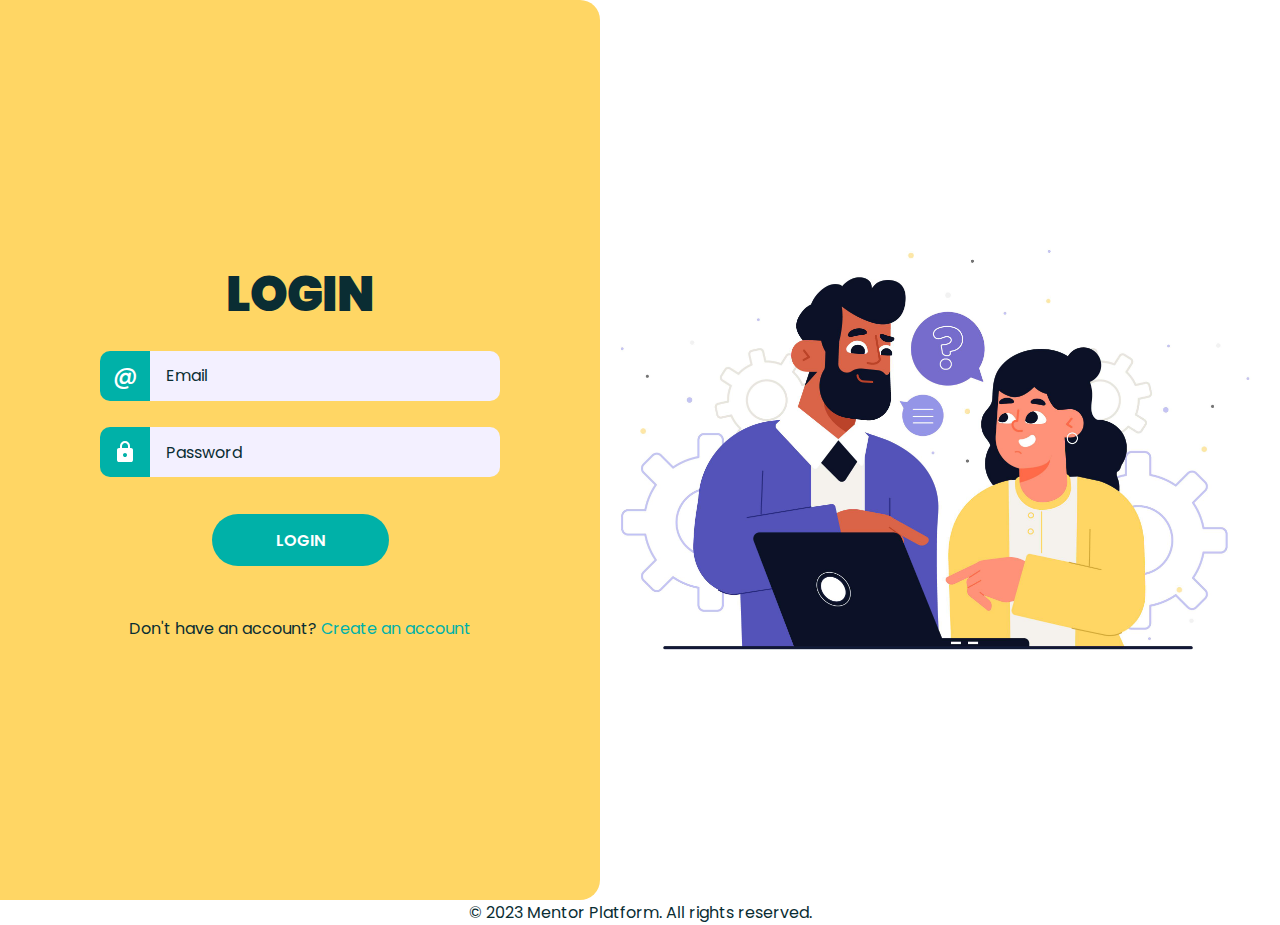
<file: index.html>
<!DOCTYPE html>
<html lang="en">
  <head>
    <meta charset="UTF-8" />
    <meta http-equiv="X-UA-Compatible" content="IE=edge" />
    <meta name="viewport" content="width=device-width, initial-scale=1.0" />
    <title>Login - Mentoring Platform</title>
    <link rel="stylesheet" href="css/style.css" />
    <script defer type="text/javascript" src="js/login.js"></script>
  </head>
  <body class="login">
    <div class="wrapper">
      <h1>Login</h1>
      <p id="general-error" class="error-message"></p>
      <form action="html/discovery.html" class="login-form">
        <div class="input-group">
          <label for="email" class="label"><span>@</span></label>
          <div class="input-wrapper">
            <input
              type="email"
              name="email"
              placeholder="Email"
              id="email"
              class="input"
            />
            <span class="error-message"></span>
          </div>
        </div>

        <div class="input-group">
          <label for="password" class="label">
            <svg
              xmlns="http://www.w3.org/2000/svg"
              height="24"
              viewBox="0 -960 960 960"
              width="24"
            >
              <path
                d="M240-80q-33 0-56.5-23.5T160-160v-400q0-33 23.5-56.5T240-640h40v-80q0-83 58.5-141.5T480-920q83 0 141.5 58.5T680-720v80h40q33 0 56.5 23.5T800-560v400q0 33-23.5 56.5T720-80H240Zm240-200q33 0 56.5-23.5T560-360q0-33-23.5-56.5T480-440q-33 0-56.5 23.5T400-360q0 33 23.5 56.5T480-280ZM360-640h240v-80q0-50-35-85t-85-35q-50 0-85 35t-35 85v80Z"
              />
            </svg>
          </label>
          <div class="input-wrapper">
            <input
              type="password"
              name="password"
              id="password"
              class="input"
              placeholder="Password"
            />
            <span class="error-message"></span>
          </div>
        </div>
        <button class="button" type="submit">Login</button>
      </form>
      <p>
        Don't have an account? <a href="html/signup.html">Create an account</a>
      </p>
    </div>
  </body>
  <footer>
    <p>© 2023 Mentor Platform. All rights reserved.</p>
  </footer>
</html>
</file>
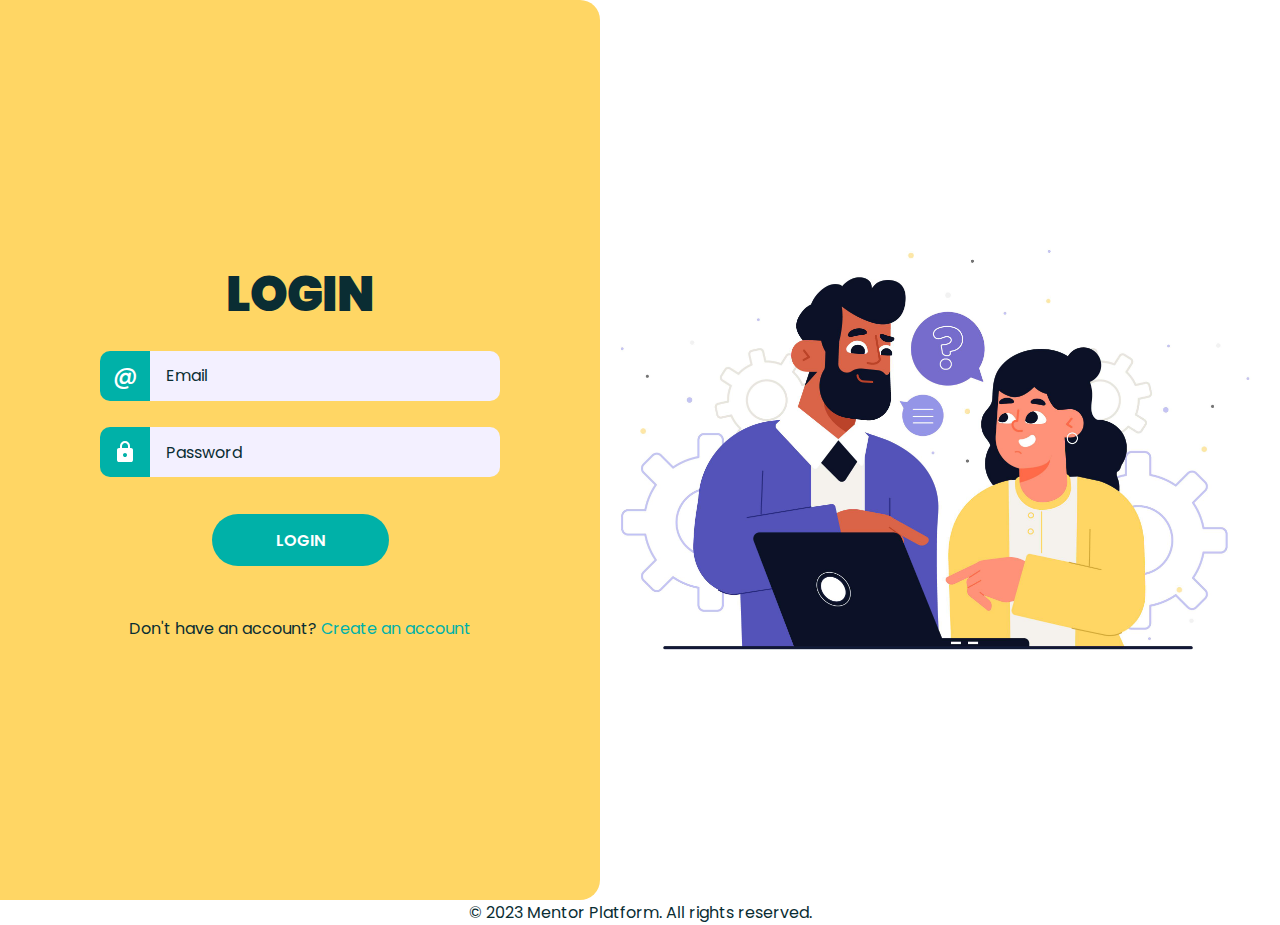
<file: html/connections.html>
<!DOCTYPE html>
<html lang="en">
  <head>
    <meta charset="UTF-8" />
    <meta name="viewport" content="width=device-width, initial-scale=1.0" />
    <title>My Connections</title>
    <link rel="stylesheet" href="../css/global.css" />
    <link rel="stylesheet" href="../css/connections.css" />
    <link rel="website icon" type="png" href="../global.png" />
    <script type="module" defer src="../js/connections.js"></script>
  </head>

  <body>
    <header id="nav">
      <h2><a href="../html/discovery.html" class="logo">MMP</a></h2>
      <div class="burger" id="burger-menu">
        <div></div>
        <div></div>
        <div></div>
      </div>
      <div class="navigation" id="nav-links">
        <a class="nav-e btn" href="#" id="discovery-button">Discovery</a>
        <a class="nav-e btn" href="#" id="profile-button">My Profile</a>
        <a class="nav-e btn active" href="#" id="connections-button"
          >Connections</a
        >
        <a class="nav-e btn" href="#" id="logout-button">Logout →</a>
      </div>
    </header>
    <div class="container" style="margin-top: 100px">
      <h1>My Connections</h1>

      <section>
        <h2>Upcoming Requests</h2>
        <div id="pending-requests"></div>
      </section>

      <section style="margin-top: 50px">
        <h2>My Matches</h2>
        <div id="connections-list"></div>
      </section>
    </div>
  </body>
  <footer>
    <p>© 2025 Mentor Platform. All rights reserved.</p>
  </footer>
</html>
</file>
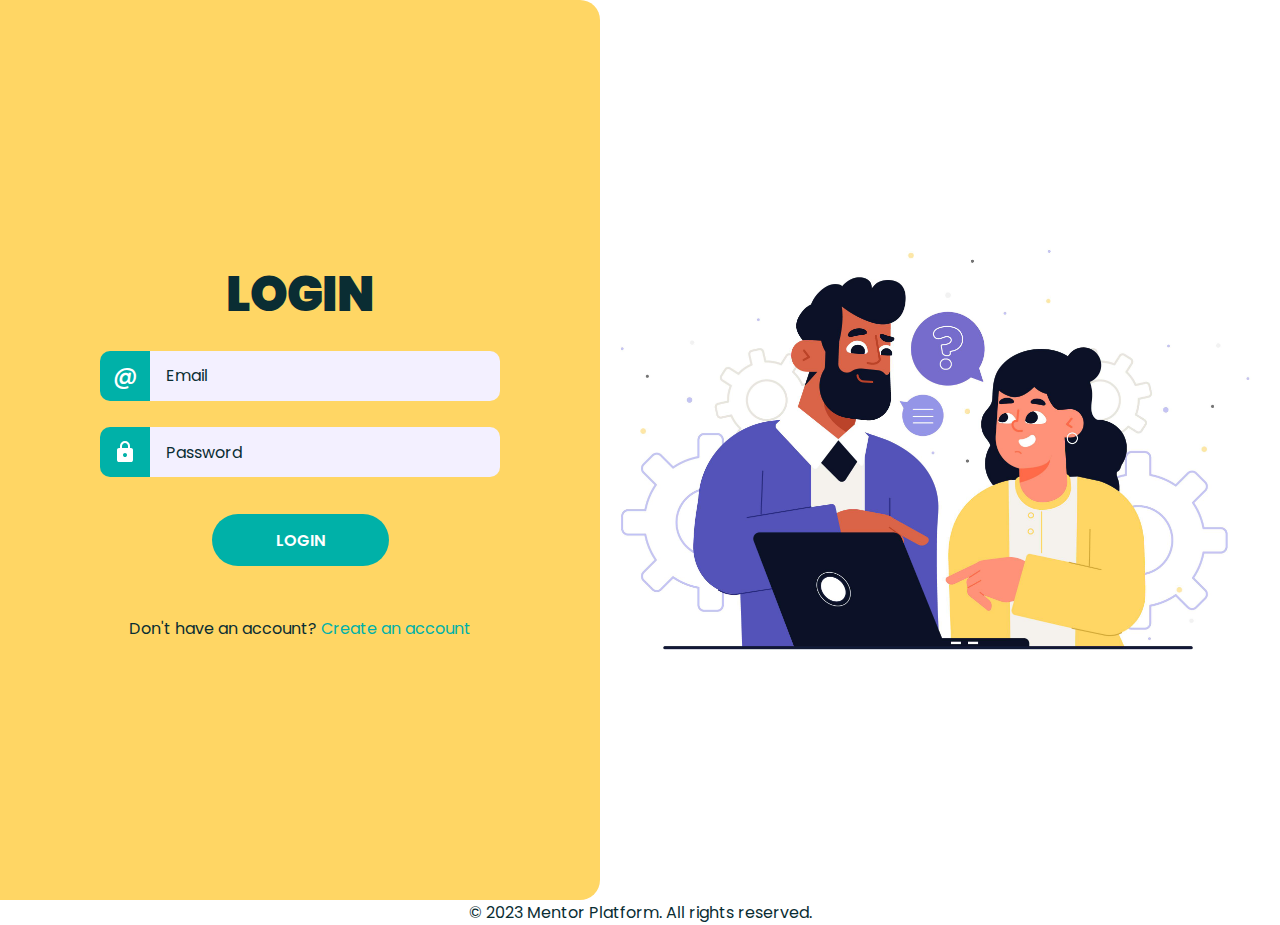
<file: html/mentor-dashboard.html>
<!DOCTYPE html>
<html lang="en">
  <head>
    <meta charset="UTF-8" />
    <meta name="viewport" content="width=device-width, initial-scale=1.0" />
    <title>Mentor Dashboard</title>
    <link rel="stylesheet" href="../css/style3.css" />
    <script defer src="../js/merged-dashboard.js"></script>
  </head>
  <body>
    <header id="nav">
      <h2><a href="../html/discovery.html" class="logo">Mentor Platform</a></h2>
      <div class="navigation">
        <a class="nav-e btn" href="#" id="discovery-button">Discovery</a>
        <a class="nav-e btn" href="#" id="profile-button">My Profile</a>
        <a class="nav-e btn active" href="#" id="connections-button">Connections</a>
        <a class="nav-e btn" href="#" id="logout-button">Logout →</a>
      </div>
    </header>
    <div class="container" style="margin-top: 100px">
      <h1>Mentor Dashboard</h1>

      <section>
        <h2>Upcoming Requests</h2>
        <div id="pending-requests"></div>
      </section>

      <section style="margin-top: 50px">
        <h2>My Connections</h2>
        <div id="connections-list"></div>
      </section>
    </div>
  </body>
</html>
</file>
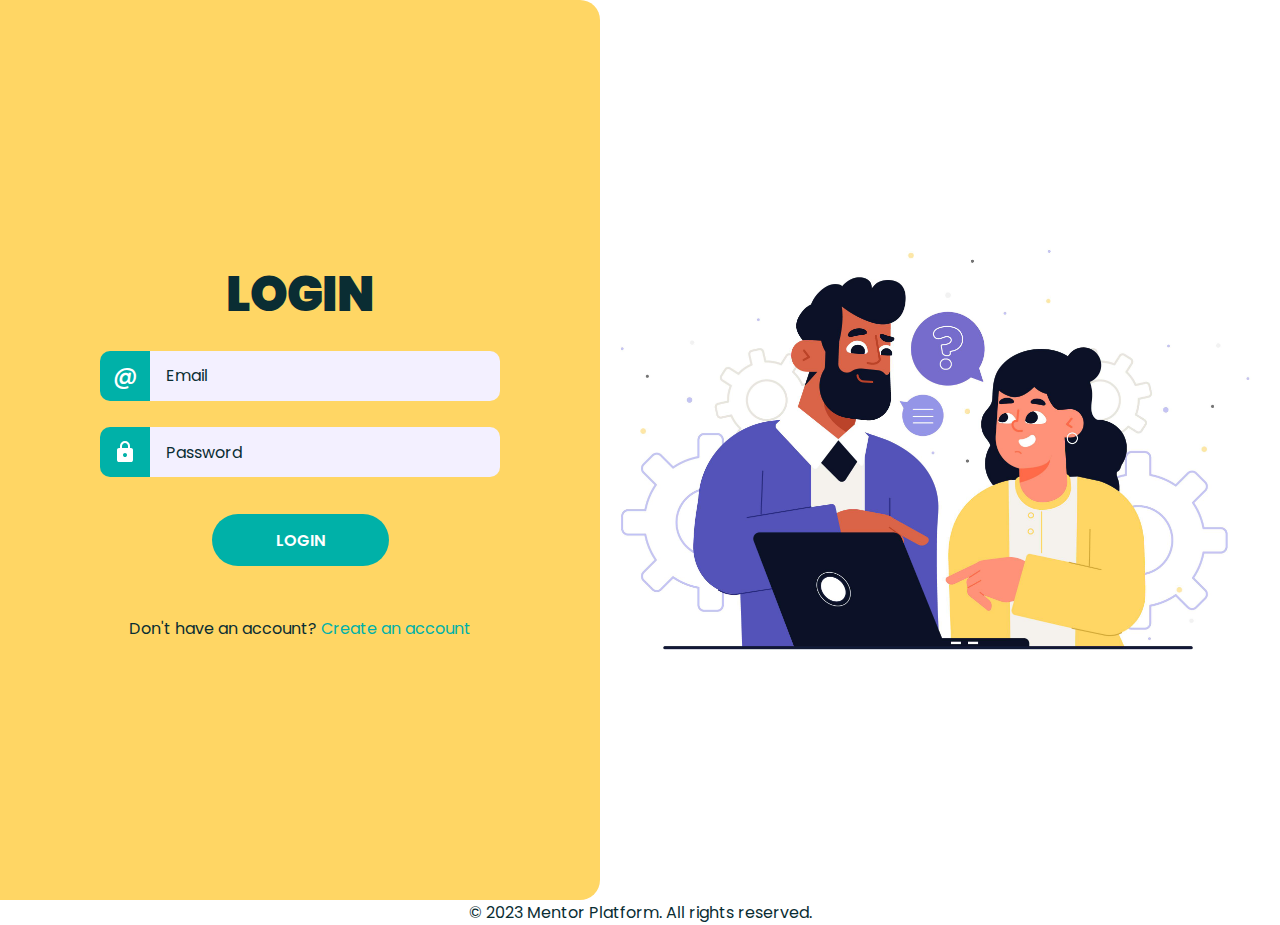
<file: html/profile.html>
<!DOCTYPE html>
<html lang="en">
  <head>
    <meta charset="UTF-8" />
    <meta name="viewport" content="width=device-width, initial-scale=1.0" />
    <title>My Profile</title>
    <link rel="stylesheet" href="../css/global.css" />
    <link rel="stylesheet" href="../css/profile.css" />
    <link rel="website icon" type="png" href="../global.png" />
    <script type="module" defer src="../js/profile.js"></script>
  </head>
  <body>
    <header id="nav">
      <h2><a href="../html/discovery.html" class="logo">MMP</a></h2>
      <div class="burger" id="burger-menu">
        <div></div>
        <div></div>
        <div></div>
      </div>
      <div class="navigation" id="nav-links">
        <a class="nav-e btn" href="#" id="discovery-button">Discovery</a>
        <a class="nav-e btn active" href="#" id="profile-button">My Profile</a>
        <a class="nav-e btn" href="#" id="connections-button">Connections</a>
        <a class="nav-e btn" href="#" id="logout-button">Logout →</a>
      </div>
    </header>

    <div class="container">
      <div class="profile-section">
        <div class="profile-left">
          <h1>My Profile</h1>
          <div id="profile-info"></div>
        </div>

        <div class="profile-right">
          <h1>Edit Your Profile</h1>

          <form id="edit-profile-form">
            <h2>1. Basic Information:</h2>
            <label for="edit-name">Change your Name:</label>
            <input type="text" id="edit-name" placeholder="Name" />

            <label for="edit-role">Change your Role:</label>
            <select id="edit-role">
              <option value="" disabled selected hidden>Select Role</option>
              <option value="Mentee">Mentee</option>
              <option value="Mentor">Mentor</option>
            </select>

            <div id="skills-section">
              <label for="skill-input">Add Skills:</label>
              <input type="text" id="skill-input" placeholder="Skill" />
              <button type="button" id="add-skill-button">Add Skill</button>
              <div id="skills-container" style="margin-top: 10px"></div>
            </div>

            <div id="interests-section">
              <label for="interest-input">Add Interests:</label>
              <input type="text" id="interest-input" placeholder="Interest" />
              <button type="button" id="add-interest-button">
                Add Interest
              </button>
              <div id="interests-container" style="margin-top: 10px"></div>
            </div>

            <label for="edit-bio">Change your Bio:</label>
            <textarea
              id="edit-bio"
              placeholder="Edit your Bio here"
              rows="4"
            ></textarea>

            <label for="edit-avatar">Upload Avatar (Image URL):</label>
            <input
              type="text"
              id="edit-avatar"
              placeholder="Paste image URL here"
            />
            <h2>2. Change Pasword:</h2>
            <label for="current-password">Current Password:</label>
            <input
              type="password"
              id="current-password"
              placeholder="Current Password"
            />

            <label for="new-password">New Password:</label>
            <input
              type="password"
              id="new-password"
              placeholder="New Password"
            />

            <label for="repeat-password">Repeat New Password:</label>
            <input
              type="password"
              id="repeat-password"
              placeholder="Repeat New Password"
            />
            <div class="button-group">
              <button type="submit" class="update-btn">Update Profile</button>
              <button
                type="button"
                id="delete-profile-button"
                class="delete-btn"
              >
                Delete Profile
              </button>
              <p
                id="general-error"
                class="error-message"
                style="text-align: center; margin-top: 1rem"
              ></p>
            </div>
          </form>
        </div>
      </div>
    </div>
  </body>
  <footer>
    <p>© 2025 Mentor Platform. All rights reserved.</p>
  </footer>
</html>
</file>
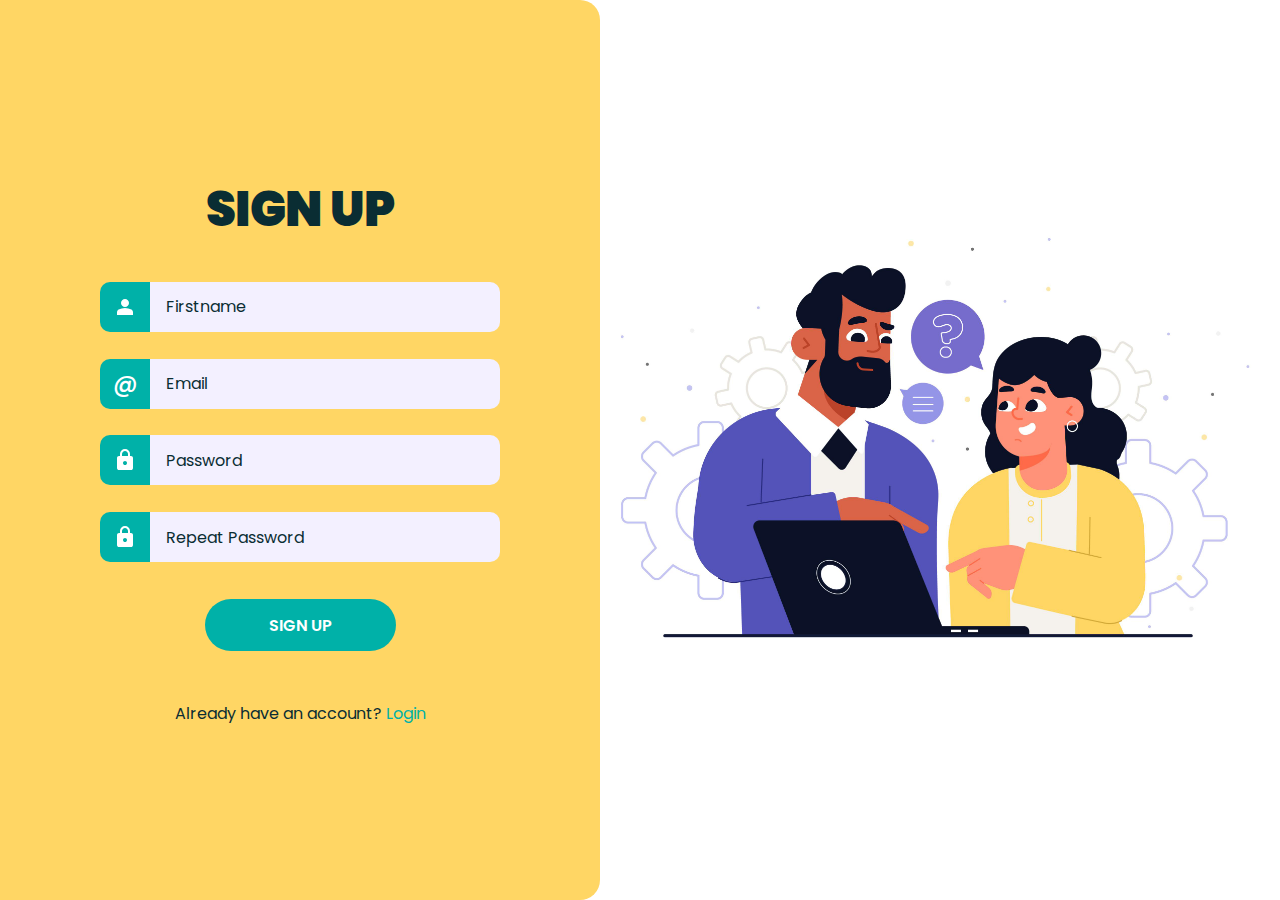
<file: html/signup.html>
<!DOCTYPE html>
<html lang="en">
  <head>
    <meta charset="UTF-8" />
    <meta name="viewport" content="width=device-width, initial-scale=1.0" />
    <title>Signup - Mentoring Platform</title>
    <link rel="stylesheet" href="../css/style.css" />
    <script type="text/javascript" defer src="../js/signup.js"></script>
  </head>
  <body class="signup">
    <div class="wrapper">
      <h1>Sign Up</h1>
      <p
        id="general-error"
        class="error-message"
        style="text-align: center; margin-top: 1rem"
      ></p>
      <form id="signup-form" class="signup-form">
        <div class="input-group">
          <label for="firstname-input">
            <svg
              xmlns="http://www.w3.org/2000/svg"
              height="24"
              viewBox="0 -960 960 960"
              width="24"
            >
              <path
                d="M480-480q-66 0-113-47t-47-113q0-66 47-113t113-47q66 0 113 47t47 113q0 66-47 113t-113 47ZM160-160v-112q0-34 17.5-62.5T224-378q62-31 126-46.5T480-440q66 0 130 15.5T736-378q29 15 46.5 43.5T800-272v112H160Z"
              />
            </svg>
          </label>

          <div class="input-wrapper">
            <input
              type="text"
              id="firstname-input"
              placeholder="Firstname"
              class="input"
              required
            />
            <span class="error-message"></span>
          </div>
        </div>

        <div class="input-group">
          <label for="email">
            <span>@</span>
          </label>
          <div class="input-wrapper">
            <input
              type="email"
              id="email"
              placeholder="Email"
              class="input"
              required
            />
            <span class="error-message"></span>
          </div>
        </div>

        <div class="input-group">
          <label for="password">
            <svg
              xmlns="http://www.w3.org/2000/svg"
              height="24"
              viewBox="0 -960 960 960"
              width="24"
            >
              <path
                d="M240-80q-33 0-56.5-23.5T160-160v-400q0-33 23.5-56.5T240-640h40v-80q0-83 58.5-141.5T480-920q83 0 141.5 58.5T680-720v80h40q33 0 56.5 23.5T800-560v400q0 33-23.5 56.5T720-80H240Zm240-200q33 0 56.5-23.5T560-360q0-33-23.5-56.5T480-440q-33 0-56.5 23.5T400-360q0 33 23.5 56.5T480-280ZM360-640h240v-80q0-50-35-85t-85-35q-50 0-85 35t-35 85v80Z"
              />
            </svg>
          </label>
          <div class="input-wrapper">
            <input
              type="password"
              id="password"
              placeholder="Password"
              class="input"
              required
            />
            <span class="error-message"></span>
          </div>
        </div>

        <div class="input-group">
          <label for="repeat-password-input">
            <svg
              xmlns="http://www.w3.org/2000/svg"
              height="24"
              viewBox="0 -960 960 960"
              width="24"
            >
              <path
                d="M240-80q-33 0-56.5-23.5T160-160v-400q0-33 23.5-56.5T240-640h40v-80q0-83 58.5-141.5T480-920q83 0 141.5 58.5T680-720v80h40q33 0 56.5 23.5T800-560v400q0 33-23.5 56.5T720-80H240Zm240-200q33 0 56.5-23.5T560-360q0-33-23.5-56.5T480-440q-33 0-56.5 23.5T400-360q0 33 23.5 56.5T480-280ZM360-640h240v-80q0-50-35-85t-85-35q-50 0-85 35t-35 85v80Z"
              />
            </svg>
          </label>
          <div class="input-wrapper">
            <input
              type="password"
              id="repeat-password-input"
              placeholder="Repeat Password"
              class="input"
              required
            />
            <span class="error-message"></span>
          </div>
        </div>

        <button class="button" type="submit">Sign Up</button>
      </form>
      <p>Already have an account? <a href="../index.html">Login</a></p>
    </div>
  </body>
</html>
</file>
<file: css/style.css>
@import url("https://fonts.googleapis.com/css2?family=Poppins:ital,wght@0,100;0,200;0,300;0,400;0,500;0,600;0,700;0,800;0,900;1,100;1,200;1,300;1,400;1,500;1,600;1,700;1,800;1,900&display=swap");
:root {
  --accent-color: #00b1a8;
  --base-color: white;
  --text-color: #0a2d33;
  --input-color: #f3f0ff;
}

* {
  margin: 0;
  padding: 0;
}

html {
  font-family: Poppins, Segoe UI, sans-serif;
  font-size: 12pt;
  color: var(--text-color);

  text-align: center;
}

body {
  min-height: 100vh;
  background-image: url(../background.jpg);
  background-size: contain;
  background-repeat: no-repeat;
  background-position: right;
  background-size: 55%;
  overflow: hidden;
}

.wrapper {
  box-sizing: border-box;
  background-color: #ffd664;
  height: 100vh;
  width: max(45%, 600px);
  padding: 10px;
  border-radius: 0 20px 20px 0;
  display: flex;
  flex-direction: column;
  align-items: center;
  justify-content: center;
}

.input-wrapper {
  flex-grow: 1;
  display: flex;
  flex-direction: column;
  align-items: stretch;
}

.input-wrapper .input {
  flex: 0 0 auto;
}

.input-wrapper .error-message {
  min-height: 1em;
  font-size: 0.8rem;
  color: red;
  text-align: left;
  margin-top: 0.25rem;
  padding-left: 10px;
}

h1 {
  font-size: 3rem;
  font-weight: 900;
  text-transform: uppercase;
}
form {
  width: min(400px, 100%);
  margin-top: 20px;
  margin-bottom: 50px;
  display: flex;
  flex-direction: column;
  align-items: center;
  gap: 10px;
}

form > div {
  width: 100%;
  display: flex;
  justify-content: center;
}

form label {
  flex-shrink: 0;
  height: 50px;
  width: 50px;
  background-color: var(--accent-color);
  fill: var(--base-color);
  color: var(--base-color);
  border-radius: 10px 0 0 10px;
  display: flex;
  justify-content: center;
  align-items: center;
  font-size: 1.5rem;
  font-weight: 500;
}

form input {
  box-sizing: border-box;
  flex-grow: 1;
  min-width: 0;
  height: 50px;
  padding: 1em;
  font: inherit;
  border-radius: 0 10px 10px 0;
  border: 2px solid var(--input-color);
  border-left: none;
  background-color: var(--input-color);
  transition: 150ms ease;
}

form input:hover {
  border-color: var(--accent-color);
}

form input:focus {
  outline: none;
  border-color: var(--text-color);
}

div:has(input:focus) > label {
  background-color: var(--text-color);
}

form input::placeholder {
  color: var(--text-color);
}

form button {
  margin-top: 10px;
  border: none;
  border-radius: 1000px;
  padding: 0.85em 4em;
  background-color: var(--accent-color);
  color: var(--base-color);
  font: inherit;
  font-weight: 600;
  text-transform: uppercase;
  cursor: pointer;
  transition: 150ms ease;
}

form button:hover {
  background-color: var(--text-color);
}

form button:focus {
  outline: none;
  background-color: var(--text-color);
}

a {
  text-decoration: none;
  color: var(--accent-color);
}

a:hover {
  text-decoration: underline;
}

@media (max-width: 1100px) {
  .wrapper {
    width: min(600px, 100%);
    border-radius: 0;
  }
}

form div.incorrect label {
  background-color: #f06272;
}

form div.incorrect input {
  border-color: #f06272;
}

#error-message {
  color: #f06272;
}

#general-error {
  color: #f06272;
}

.input-error {
  border-color: red;
}

.send-request-btn {
  background-color: #007bff;
  color: white;
  padding: 8px 12px;
  border: none;
  border-radius: 6px;
  cursor: pointer;
  margin-top: 8px;
}

.send-request-btn:hover {
  background-color: #0056b3;
}

.already-sent-btn {
  background-color: gray;
  color: white;
  padding: 8px 12px;
  border: none;
  border-radius: 6px;
  margin-top: 8px;
  cursor: not-allowed;
}

.pagination-controls button {
  margin: 5px;
  padding: 8px 12px;
  background-color: #17a2b8;
  color: white;
  border: none;
  border-radius: 6px;
  cursor: pointer;
}

.pagination-controls button:hover {
  background-color: #117a8b;
}
</file>
<file: css/global.css>
@import url("https://fonts.googleapis.com/css2?family=Poppins:wght@400;600;700&display=swap");

:root {
  --accent-color: #00b1a8;
  --base-color: white;
  --danger-color: #f44336;
  --text-color: #0a2d33;
  --input-color: #f3f0ff;
}

* {
  margin: 0;
  padding: 0;
  box-sizing: border-box;
}

html {
  height: 100%;
  font-family: "Poppins", sans-serif;
  font-size: 16px;
  color: var(--text-color);
}

header {
  position: fixed;
  top: 0;
  width: 100%;
  padding: 10px 5%;
  display: flex;
  justify-content: space-between;
  align-items: center;
  background-color: white;
  backdrop-filter: blur(2px);
  opacity: 0.9;
  z-index: 21;
}

header .logo {
  font-size: 30px;
  font-weight: 700;
  letter-spacing: 2px;
  text-decoration: none;
  text-transform: uppercase;
  background-color: #0a2d33;
  -webkit-text-fill-color: transparent;
  -webkit-background-clip: text;
  display: flex;
  align-items: center;
}

.navigation {
  display: flex;
  align-items: center;
  gap: 10px;
}

.navigation a {
  display: flex;
  align-items: center;
  justify-content: center;
  color: #454545;
  text-decoration: none;
  font-weight: 500;
  font-size: 17px;
  padding: 8px 15px;
  border-radius: 10px;
  transition: 0.5s;
  white-space: nowrap;
}

.navigation a:hover,
.navigation a.active {
  color: var(--accent-color);
}

#logout-button {
  background-color: #f89122;
  color: white;
  font-weight: 600;
  font-size: 16px;
  padding: 8px 20px;
}

#logout-button:hover {
  background-color: #c77620;
}

footer {
  border-top: 1px solid #f3f3f3;
  margin: 20px 50px;
  text-align: center;
}

.burger {
  display: none;
  flex-direction: column;
  gap: 5px;
  cursor: pointer;
}

.burger div {
  width: 25px;
  height: 3px;
  background-color: var(--text-color);
  transition: all 0.3s ease;
}

@media (max-width: 768px) {
  header {
    flex-direction: column;
    align-items: center;
    padding: 10px 20px;
    background-color: white !important;
    opacity: 1 !important;
    backdrop-filter: none !important;
  }

  .burger {
    display: flex;
    margin-top: 10px;
  }

  .navigation {
    display: none;
    flex-direction: column;
    align-items: center;
    width: 100%;
    background-color: white;
    border-radius: 10px;
    box-shadow: 0px 4px 8px rgba(0, 0, 0, 0.05);
    margin-top: 15px;
  }

  .navigation.active {
    display: flex;
  }

  .navigation a {
    width: 100%;
    text-align: center;
    padding: 15px 20px;
    font-size: 17px;
    color: var(--text-color);
    border-bottom: 1px solid #eee;
  }

  .navigation a:last-child {
    border-bottom: none;
  }
}
</file>
<file: css/connections.css>
@import url("https://fonts.googleapis.com/css2?family=Poppins:wght@400;600;700&display=swap");

:root {
  --accent-color: #00b1a8;
  --base-color: white;
  --text-color: #0a2d33;
  --input-color: #f3f0ff;
  --danger-color: #f44336;
}

* {
  margin: 0;
  padding: 0;
  box-sizing: border-box;
}

/* Container */
.container {
  margin-top: 120px;
  padding: 20px;
  max-width: 1200px;
  margin-left: auto;
  margin-right: auto;
}

button {
  background-color: var(--accent-color);
  color: white;
}

button:hover {
  background-color: #008d87;
}

h1 {
  font-size: 2rem;
  margin-bottom: 30px;
  text-align: center;
}

section {
  margin-bottom: 50px;
}

h2 {
  font-size: 1.5rem;
  color: var(--accent-color);
  margin-bottom: 20px;
}

#pending-requests,
#connections-list {
  display: grid;
  grid-template-columns: repeat(auto-fit, minmax(280px, 1fr));
  gap: 20px;
}

#connections-list {
  display: flex;
  flex-wrap: wrap;
  justify-content: center;
  gap: 20px;
}

#connections-list .member-card {
  width: 300px;
}

.member-card {
  width: 100%;
  max-width: 300px;
  background-color: #f3f3f3;
  border-radius: 12px;
  padding: 20px;
  text-align: center;
  transition: transform 0.3s ease;
}

.member-card:hover {
  transform: translateY(-5px);
}

.member-card img {
  width: 100px;
  height: 100px;
  object-fit: cover;
  border-radius: 10px;
  margin-bottom: 15px;
}

.member-card h3 {
  font-size: 1.25rem;
  margin-bottom: 8px;
}

.member-card p {
  font-size: 1rem;
  text-align: left;
  margin-bottom: 8px;
}

.member-card button {
  margin-top: 10px;
  margin-inline: 5px;
  padding: 8px 16px;
  border: none;
  border-radius: 6px;
  font-weight: 600;
  cursor: pointer;
  transition: background-color 0.3s ease;
}

.member-card button:first-child {
  background-color: var(--accent-color);
  color: white;
}

.member-card button:first-child:hover {
  background-color: #008d87;
}

.member-card button:last-child {
  background-color: var(--danger-color);
  color: white;
}

.member-card button:last-child:hover {
  background-color: #d32f2f;
}

@media (max-width: 768px) {
  .container {
    padding: 15px;
  }

  h1 {
    font-size: 1.75rem;
    text-align: center;
  }

  h2 {
    font-size: 1.25rem;
    text-align: center;
  }

  p {
    text-align: center;
  }

  .member-card {
    margin-left: auto;
    margin-right: auto;
  }
}
</file>
<file: css/style3.css>
@import url("https://fonts.googleapis.com/css2?family=Poppins:wght@400;600;700&display=swap");

:root {
  --accent-color: #00b1a8;
  --base-color: white;
  --text-color: #0a2d33;
  --input-color: #f3f0ff;
  --danger-color: #f44336;
}

* {
  margin: 0;
  padding: 0;
  box-sizing: border-box;
}

html {
  font-family: "Poppins", sans-serif;
  font-size: 16px;
  color: var(--text-color);
}

body {
  background-color: #f9f9f9;
}

header {
  position: fixed;
  top: 0;
  width: 100%;
  padding: 10px 5%;
  display: flex;
  justify-content: space-between;
  align-items: center;
  flex-wrap: wrap;
  text-align: center;
  backdrop-filter: blur(100px);
  -webkit-backdrop-filter: blur(100px);
  z-index: 21;
  opacity: 0.9;
}

header .logo {
  font-size: 25px;
  text-decoration: none;
  text-transform: uppercase;
  font-weight: 700;
  letter-spacing: 2px;
  background-color: #0a2d33;
  background-size: 200% 100%;
  -webkit-text-fill-color: transparent;
  -webkit-background-clip: text;
  transition: 1.2s;
  line-height: 1;
  display: flex;
  align-items: center;
  height: 50px;
}

header .navigation {
  display: flex;
  align-items: center;
  flex-wrap: wrap;
  justify-content: center;
  gap: 10px;
}

header .navigation a {
  display: flex;
  justify-content: center;
  align-items: center;
  color: #454545;
  text-decoration: none;
  font-weight: 500;
  font-size: 17px;
  letter-spacing: 1px;
  padding: 8px 15px;
  border-radius: 10px;
  transition: 0.5s;
  white-space: nowrap;
  height: 100%;
}

#logout-button {
  background-color: #f89122;
  padding: 8px 20px;
  display: flex;
  align-items: center;
  justify-content: center;
  height: 100%;
  color: white;
  font-weight: 600;
  font-size: 16px;
}

header .navigation a:hover,
header .navigation a.active {
  color: #00b3a7;
  opacity: 0.9;
}

/* Container */
.container {
  margin-top: 120px;
  padding: 20px;
  max-width: 1200px;
  margin-left: auto;
  margin-right: auto;
}

h1 {
  font-size: 2rem;
  margin-bottom: 30px;
  text-align: center;
}

section {
  margin-bottom: 50px;
}

h2 {
  font-size: 1.5rem;
  margin-bottom: 20px;
  color: var(--accent-color);
}

/* Cards for Requests and Connections */
#pending-requests,
#connections-list {
  display: grid;
  grid-template-columns: repeat(auto-fit, minmax(280px, 1fr));
  gap: 20px;
}

.member-card {
  background-color: var(--base-color);
  border-radius: 12px;
  padding: 20px;
  text-align: center;
  box-shadow: 0 2px 12px rgba(0, 0, 0, 0.1);
  transition: transform 0.3s ease;
}

.member-card:hover {
  transform: translateY(-5px);
}

.member-card img {
  width: 100px;
  height: 100px;
  object-fit: cover;
  border-radius: 10px;
  margin-bottom: 15px;
}

.member-card h3 {
  font-size: 1.25rem;
  margin-bottom: 8px;
}

.member-card p {
  font-size: 0.95rem;
  margin-bottom: 8px;
}

.member-card button {
  margin-top: 10px;
  margin-inline: 5px;
  padding: 8px 16px;
  border: none;
  border-radius: 6px;
  font-weight: 600;
  cursor: pointer;
  transition: background-color 0.3s ease;
}

.member-card button:first-child {
  background-color: var(--accent-color);
  color: white;
}

.member-card button:first-child:hover {
  background-color: #008d87;
}

.member-card button:last-child {
  background-color: var(--danger-color);
  color: white;
}

.member-card button:last-child:hover {
  background-color: #d32f2f;
}

/* Responsive adjustments */
@media (max-width: 768px) {
  header {
    flex-direction: column;
    align-items: flex-start;
    padding: 15px 20px;
  }

  header .navigation {
    flex-direction: column;
    align-items: flex-start;
    width: 100%;
    gap: 8px;
    margin-top: 10px;
  }

  header .navigation a {
    width: 100%;
    text-align: left;
    padding: 10px 0;
  }

  .container {
    padding: 15px;
  }

  h1 {
    font-size: 1.75rem;
  }

  h2 {
    font-size: 1.25rem;
  }
}
</file>
<file: css/profile.css>
* {
  margin: 0;
  padding: 0;
  box-sizing: border-box;
}

#add-skill-button,
#add-interest-button {
  background-color: var(--accent-color);
  color: white;
  padding: 10px 15px;
  font-size: 0.95rem;
  border: none;
  border-radius: 8px;
  font-weight: 600;
  cursor: pointer;
  margin-top: 10px;
}

#add-skill-button:hover,
#add-interest-button:hover {
  background-color: #008d87;
}

.container {
  margin-top: 100px;
  padding: 0 5%;
}

.profile-section {
  display: flex;
  justify-content: space-evenly;
  gap: 20px;
}

.profile-left,
.profile-right {
  background-color: #f3f3f3;
  border-radius: 20px;
  padding: 50px;
  height: calc(100vh - 150px);
  overflow-y: auto;
}

.profile-left {
  flex: 0 0 35%;
}

.profile-left img {
  width: 300px;
  height: 300px;
  object-fit: cover;
  border-radius: 20px;
  margin: 25px auto;
  display: block;
}

.profile-left h2,
.profile-left p {
  text-align: left;
  margin-bottom: 25px;
  font-size: 1.1rem;
}

.profile-right {
  flex: 0 0 65%;
  border-radius: 12px;
}

.profile-right h2 {
  margin: 25px 0;
  color: #0c8d8a;
  font-size: 1.5rem;
  text-decoration: underline;
}

/* ========================
  4. Forms
======================== */
#edit-profile-form input,
#edit-profile-form textarea,
#edit-profile-form select {
  width: 100%;
  padding: 10px;
  margin: 10px 0 20px 0;
  border: none;
  border-bottom: 1px solid #ccc;
  background: transparent;
  font-family: inherit;
  outline: none;
}

#edit-profile-form input:focus,
#edit-profile-form textarea:focus,
#edit-profile-form select:focus {
  border-bottom: 1px solid var(--accent-color);
}

label {
  color: #0c8d8a;
  font-size: 1rem;
  font-weight: 600;
  margin-top: 10px;
  display: block;
}

.button-group {
  display: flex;
  justify-content: space-between;
  gap: 20px;
  margin-top: 20px;
}

.button-group button,
#edit-profile-form button {
  flex: 1;
  padding: 12px;
  font-size: 1rem;
  font-weight: bold;
  border-radius: 6px;
  cursor: pointer;
  border: none;
}

.update-btn {
  background-color: var(--accent-color);
  color: white;
}

.update-btn:hover {
  background-color: #008d87;
}

.delete-btn {
  background-color: #f44336;
  color: white;
}

.delete-btn:hover {
  background-color: #d32f2f;
}

.skill-badge {
  display: inline-flex;
  align-items: center;
  padding: 5px 10px;
  margin: 0 5px 10px 0;
  background-color: #e0f7fa;
  border-radius: 20px;
  font-size: 14px;
}

.skill-badge button {
  all: unset;
  margin-left: 5px;
  color: red;
  cursor: pointer;
}

.skill-badge button:hover {
  color: darkred;
}

#error-message,
.error-message {
  color: red;
  font-size: 14px;
  text-align: center;
  margin-top: 10px;
}

.readmore-text {
  color: var(--text-color);
  font-size: 1.1rem;
  cursor: pointer;
  text-decoration: underline;
}

.readmore-text:hover {
  color: var(--accent-color);
}

@media (max-width: 768px) {
  .profile-section {
    flex-direction: column;
  }

  .profile-left,
  .profile-right {
    flex: 0 0 100%;
    width: 100%;
    margin-bottom: 20px;
  }

  .profile-left img {
    width: 180px;
    height: 180px;
  }
}
</file>
